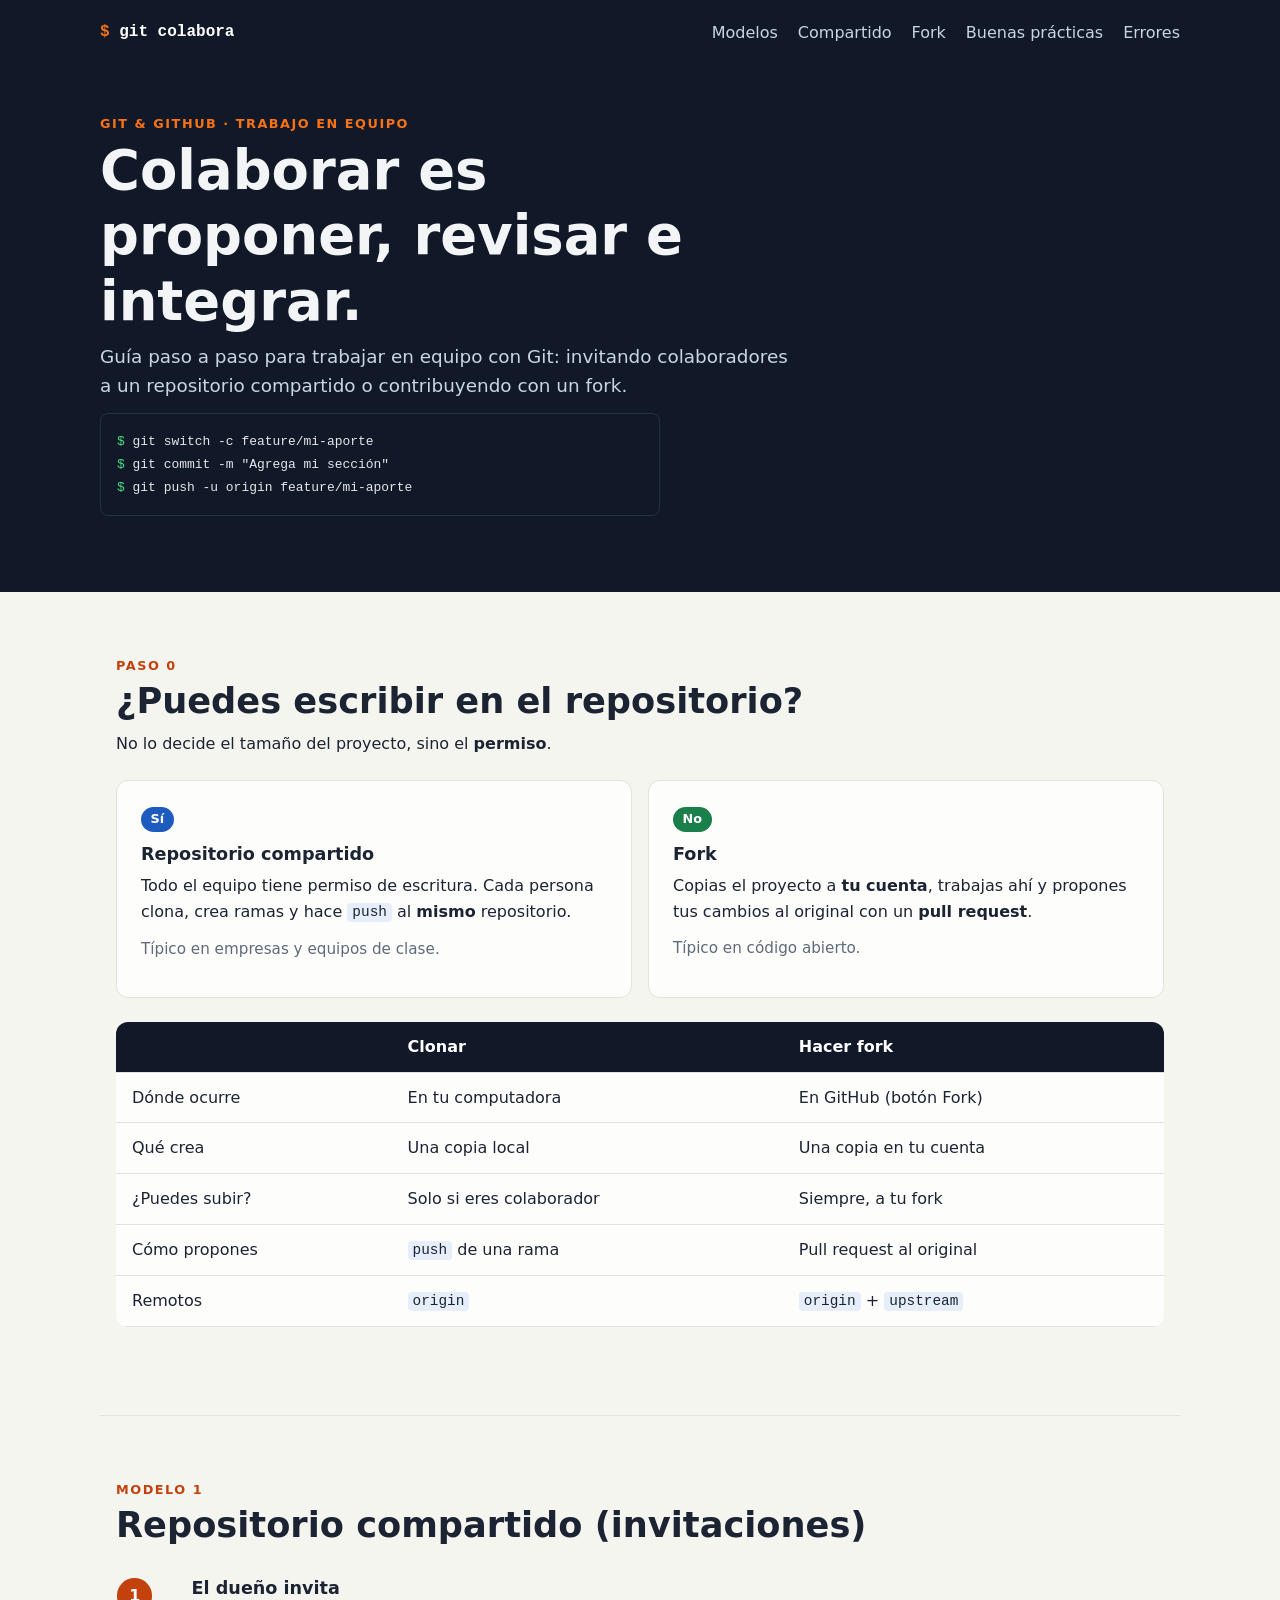
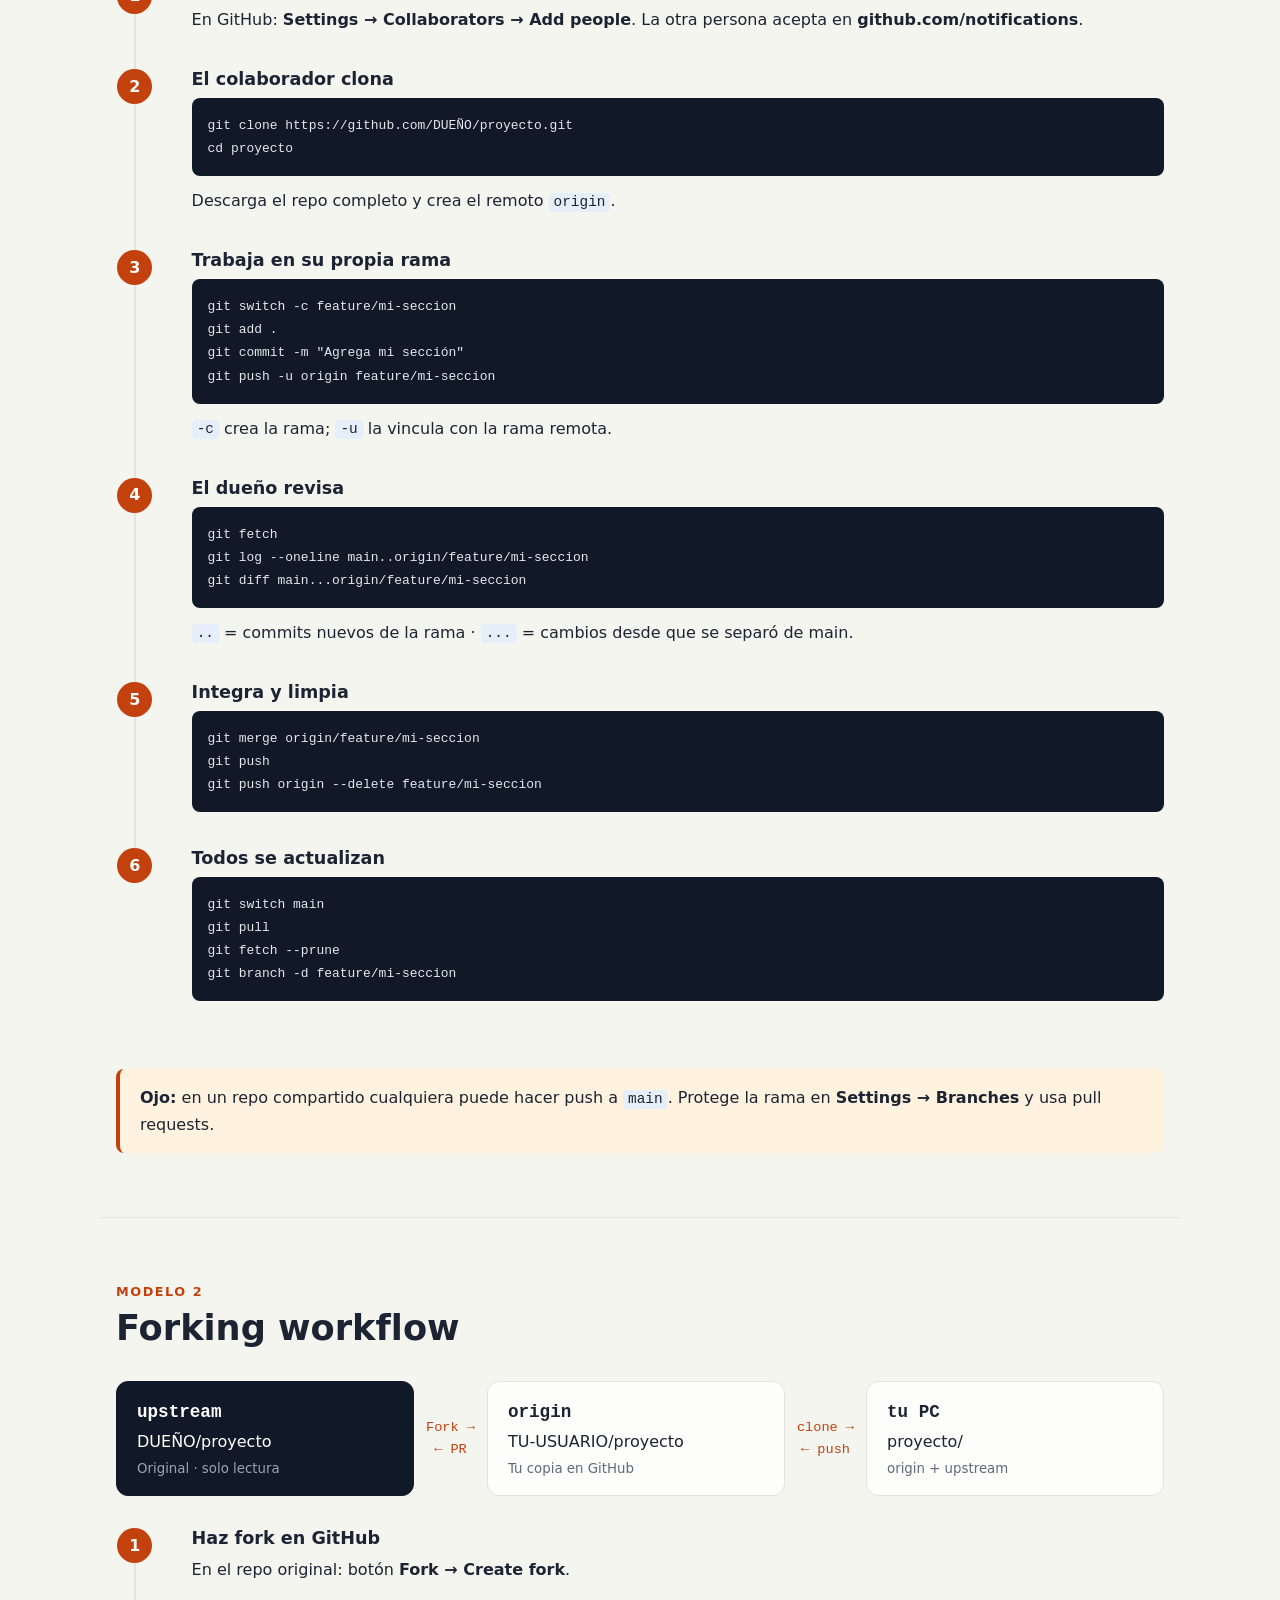
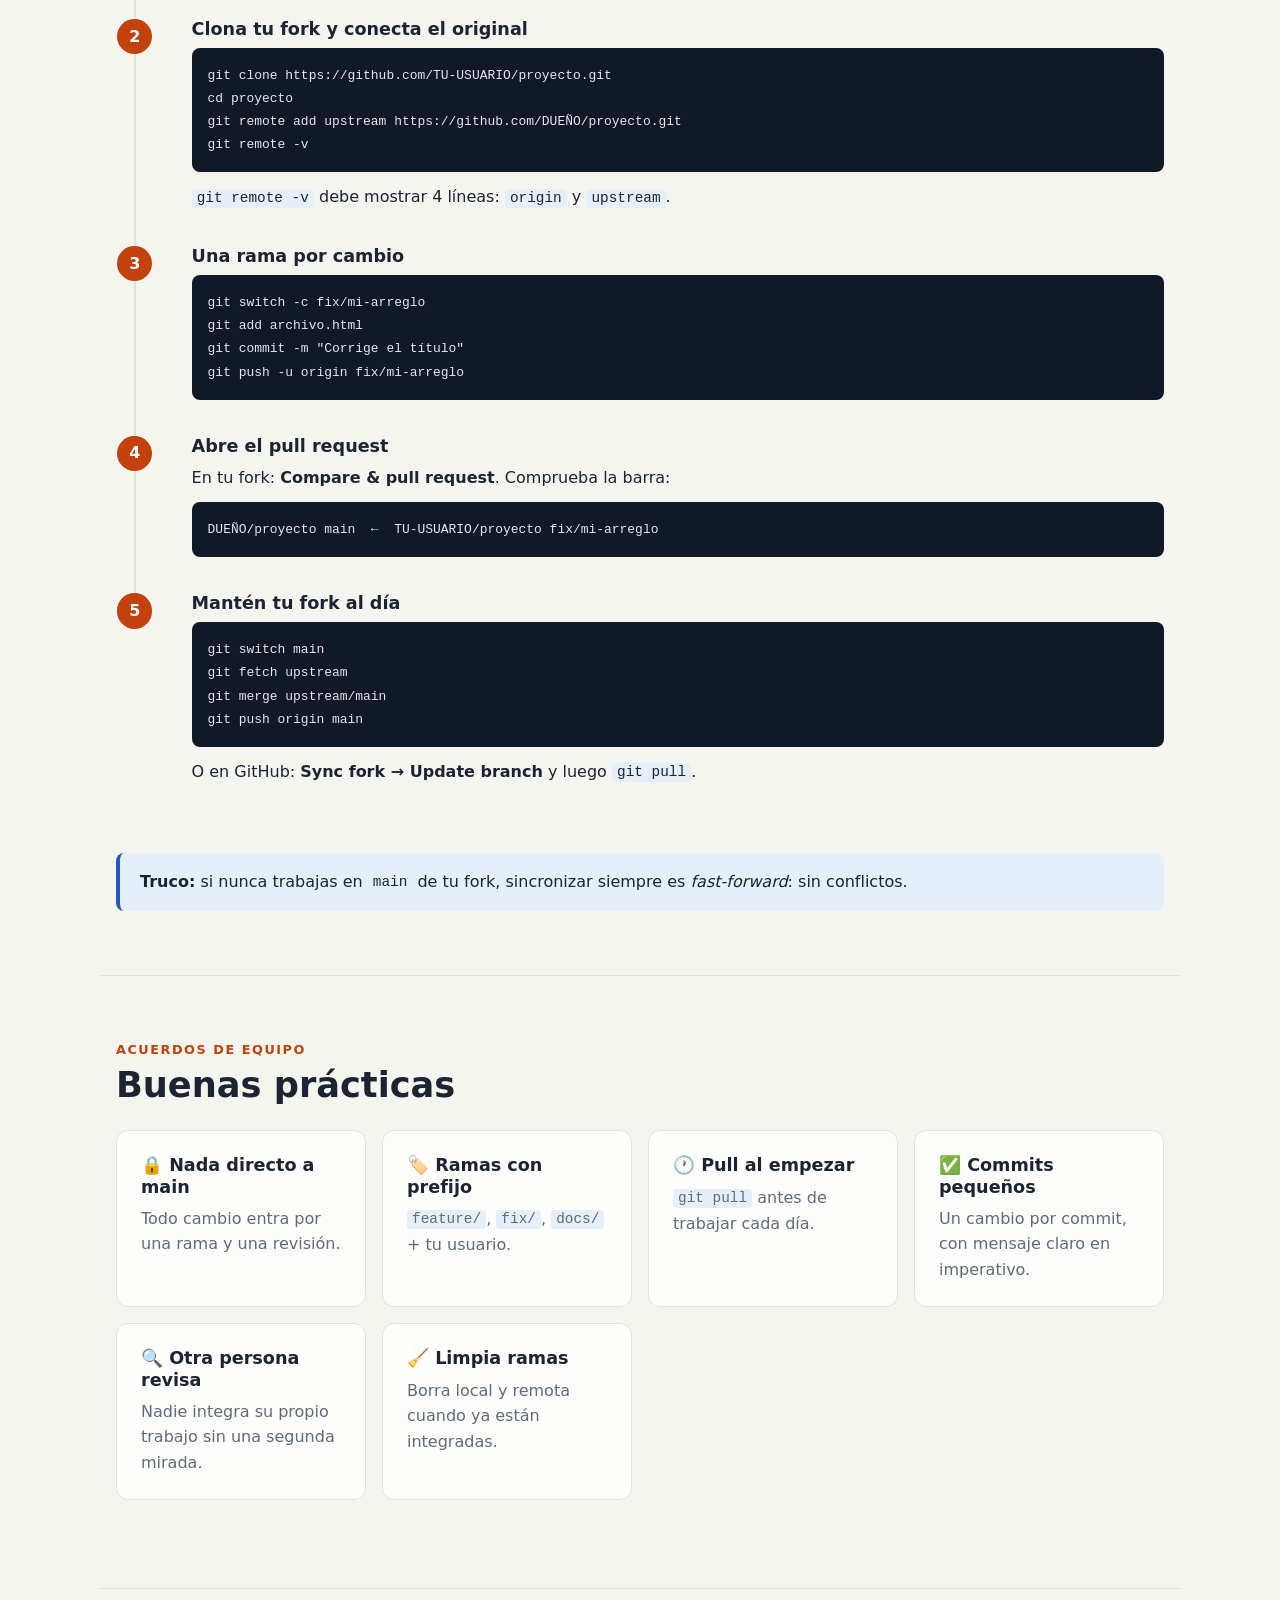
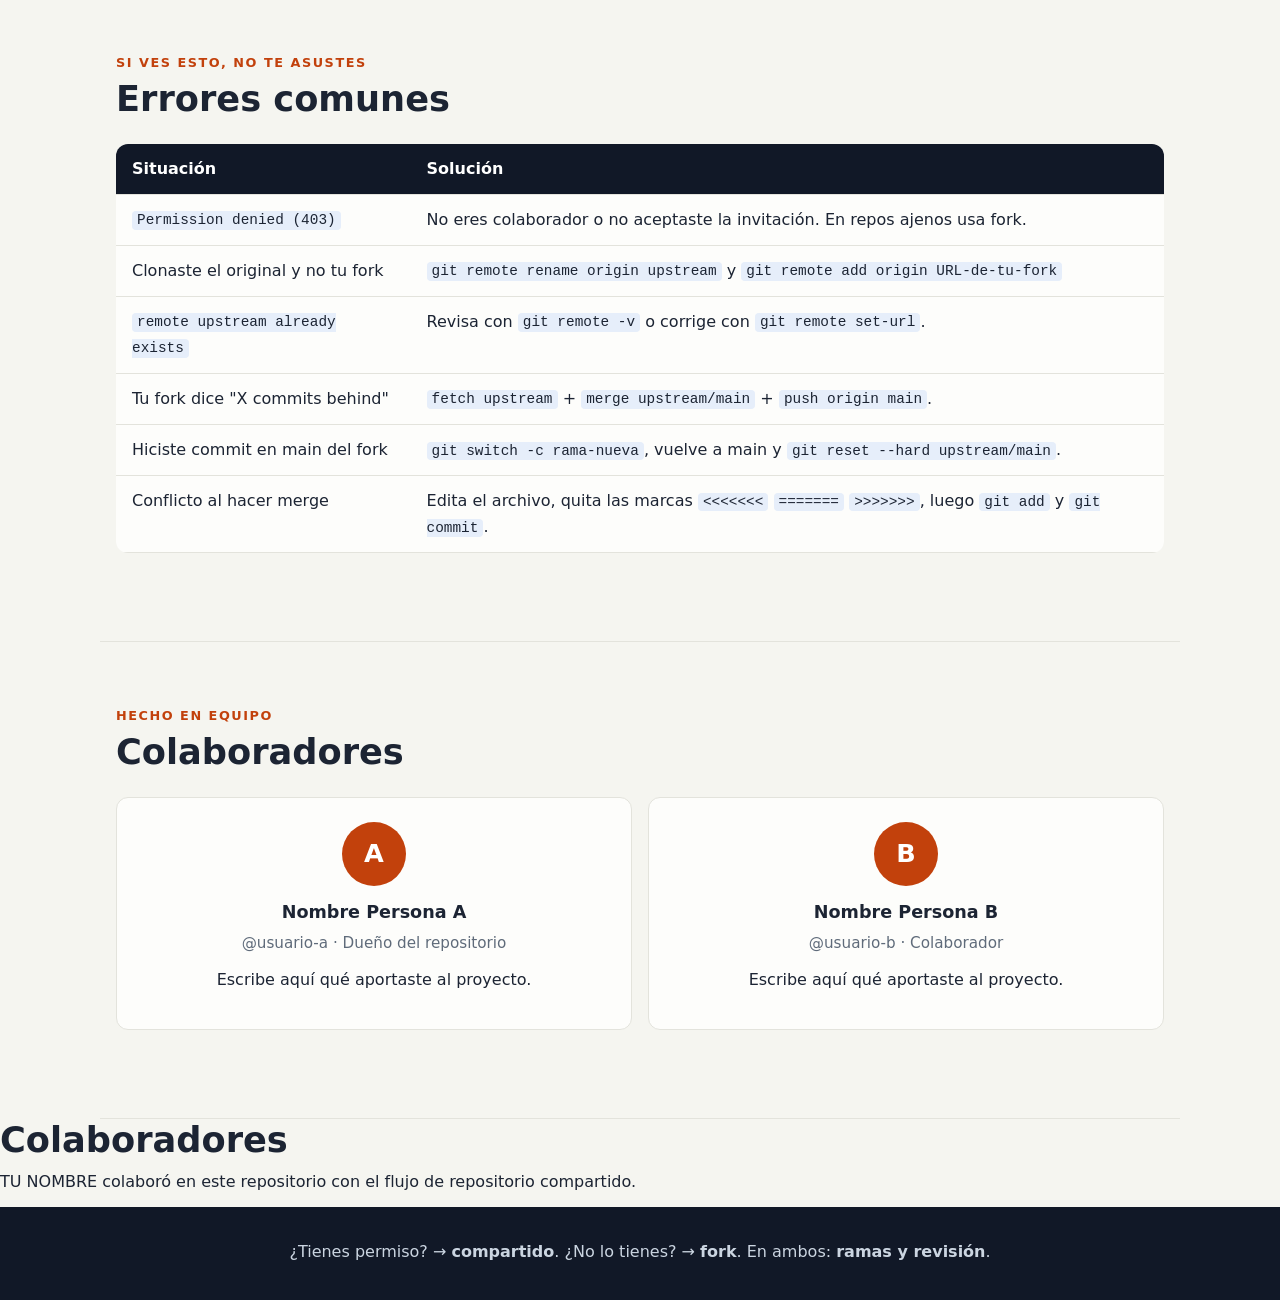
<file: colaboracion-git-web/index.html>
<!DOCTYPE html>
<html lang="es">
<head>
  <meta charset="UTF-8">
  <meta name="viewport" content="width=device-width, initial-scale=1.0">
  <title>Colaborar con Git</title>
  <meta name="description" content="Guía práctica para colaborar en equipo con Git y GitHub: repositorio compartido y fork.">
  <link rel="stylesheet" href="styles.css">
</head>
<body>

  <!-- ===================== ENCABEZADO ===================== -->
  <header class="hero">
    <nav class="nav">
      <a href="#" class="logo"><span>$</span> git colabora</a>
      <ul>
        <li><a href="#modelos">Modelos</a></li>
        <li><a href="#compartido">Compartido</a></li>
        <li><a href="#fork">Fork</a></li>
        <li><a href="#practicas">Buenas prácticas</a></li>
        <li><a href="#errores">Errores</a></li>
      </ul>
    </nav>

    <div class="hero-content">
      <p class="eyebrow">Git &amp; GitHub · Trabajo en equipo</p>
      <h1>Colaborar es proponer, revisar e integrar.</h1>
      <p class="lead">
        Guía paso a paso para trabajar en equipo con Git: invitando colaboradores
        a un repositorio compartido o contribuyendo con un fork.
      </p>
      <pre class="terminal"><code><span class="prompt">$</span> git switch -c feature/mi-aporte
<span class="prompt">$</span> git commit -m "Agrega mi sección"
<span class="prompt">$</span> git push -u origin feature/mi-aporte</code></pre>
    </div>
  </header>

  <main>

    <!-- ===================== MODELOS ===================== -->
    <section id="modelos" class="section">
      <p class="eyebrow">Paso 0</p>
      <h2>¿Puedes escribir en el repositorio?</h2>
      <p>No lo decide el tamaño del proyecto, sino el <strong>permiso</strong>.</p>

      <div class="grid-2">
        <article class="card">
          <span class="tag tag-blue">Sí</span>
          <h3>Repositorio compartido</h3>
          <p>Todo el equipo tiene permiso de escritura. Cada persona clona, crea ramas y hace <code>push</code> al <strong>mismo</strong> repositorio.</p>
          <p class="muted">Típico en empresas y equipos de clase.</p>
        </article>
        <article class="card">
          <span class="tag tag-green">No</span>
          <h3>Fork</h3>
          <p>Copias el proyecto a <strong>tu cuenta</strong>, trabajas ahí y propones tus cambios al original con un <strong>pull request</strong>.</p>
          <p class="muted">Típico en código abierto.</p>
        </article>
      </div>

      <div class="table-wrap">
        <table>
          <thead>
            <tr><th></th><th>Clonar</th><th>Hacer fork</th></tr>
          </thead>
          <tbody>
            <tr><td>Dónde ocurre</td><td>En tu computadora</td><td>En GitHub (botón Fork)</td></tr>
            <tr><td>Qué crea</td><td>Una copia local</td><td>Una copia en tu cuenta</td></tr>
            <tr><td>¿Puedes subir?</td><td>Solo si eres colaborador</td><td>Siempre, a tu fork</td></tr>
            <tr><td>Cómo propones</td><td><code>push</code> de una rama</td><td>Pull request al original</td></tr>
            <tr><td>Remotos</td><td><code>origin</code></td><td><code>origin</code> + <code>upstream</code></td></tr>
          </tbody>
        </table>
      </div>
    </section>

    <!-- ===================== REPOSITORIO COMPARTIDO ===================== -->
    <section id="compartido" class="section">
      <p class="eyebrow">Modelo 1</p>
      <h2>Repositorio compartido (invitaciones)</h2>

      <ol class="steps">
        <li>
          <h3>El dueño invita</h3>
          <p>En GitHub: <strong>Settings → Collaborators → Add people</strong>. La otra persona acepta en <strong>github.com/notifications</strong>.</p>
        </li>
        <li>
          <h3>El colaborador clona</h3>
<pre><code>git clone https://github.com/DUEÑO/proyecto.git
cd proyecto</code></pre>
          <p>Descarga el repo completo y crea el remoto <code>origin</code>.</p>
        </li>
        <li>
          <h3>Trabaja en su propia rama</h3>
<pre><code>git switch -c feature/mi-seccion
git add .
git commit -m "Agrega mi sección"
git push -u origin feature/mi-seccion</code></pre>
          <p><code>-c</code> crea la rama; <code>-u</code> la vincula con la rama remota.</p>
        </li>
        <li>
          <h3>El dueño revisa</h3>
<pre><code>git fetch
git log --oneline main..origin/feature/mi-seccion
git diff main...origin/feature/mi-seccion</code></pre>
          <p><code>..</code> = commits nuevos de la rama · <code>...</code> = cambios desde que se separó de main.</p>
        </li>
        <li>
          <h3>Integra y limpia</h3>
<pre><code>git merge origin/feature/mi-seccion
git push
git push origin --delete feature/mi-seccion</code></pre>
        </li>
        <li>
          <h3>Todos se actualizan</h3>
<pre><code>git switch main
git pull
git fetch --prune
git branch -d feature/mi-seccion</code></pre>
        </li>
      </ol>

      <div class="callout callout-warn">
        <strong>Ojo:</strong> en un repo compartido cualquiera puede hacer push a <code>main</code>.
        Protege la rama en <strong>Settings → Branches</strong> y usa pull requests.
      </div>
    </section>

    <!-- ===================== FORK ===================== -->
    <section id="fork" class="section">
      <p class="eyebrow">Modelo 2</p>
      <h2>Forking workflow</h2>

      <div class="flow">
        <div class="flow-box flow-dark">
          <strong>upstream</strong>
          <span>DUEÑO/proyecto</span>
          <small>Original · solo lectura</small>
        </div>
        <div class="flow-arrow">Fork →<br>← PR</div>
        <div class="flow-box">
          <strong>origin</strong>
          <span>TU-USUARIO/proyecto</span>
          <small>Tu copia en GitHub</small>
        </div>
        <div class="flow-arrow">clone →<br>← push</div>
        <div class="flow-box">
          <strong>tu PC</strong>
          <span>proyecto/</span>
          <small>origin + upstream</small>
        </div>
      </div>

      <ol class="steps">
        <li>
          <h3>Haz fork en GitHub</h3>
          <p>En el repo original: botón <strong>Fork → Create fork</strong>.</p>
        </li>
        <li>
          <h3>Clona tu fork y conecta el original</h3>
<pre><code>git clone https://github.com/TU-USUARIO/proyecto.git
cd proyecto
git remote add upstream https://github.com/DUEÑO/proyecto.git
git remote -v</code></pre>
          <p><code>git remote -v</code> debe mostrar 4 líneas: <code>origin</code> y <code>upstream</code>.</p>
        </li>
        <li>
          <h3>Una rama por cambio</h3>
<pre><code>git switch -c fix/mi-arreglo
git add archivo.html
git commit -m "Corrige el título"
git push -u origin fix/mi-arreglo</code></pre>
        </li>
        <li>
          <h3>Abre el pull request</h3>
          <p>En tu fork: <strong>Compare &amp; pull request</strong>. Comprueba la barra:</p>
          <pre><code>DUEÑO/proyecto main  ←  TU-USUARIO/proyecto fix/mi-arreglo</code></pre>
        </li>
        <li>
          <h3>Mantén tu fork al día</h3>
<pre><code>git switch main
git fetch upstream
git merge upstream/main
git push origin main</code></pre>
          <p>O en GitHub: <strong>Sync fork → Update branch</strong> y luego <code>git pull</code>.</p>
        </li>
      </ol>

      <div class="callout">
        <strong>Truco:</strong> si nunca trabajas en <code>main</code> de tu fork, sincronizar siempre es <em>fast-forward</em>: sin conflictos.
      </div>
    </section>

    <!-- ===================== BUENAS PRÁCTICAS ===================== -->
    <section id="practicas" class="section">
      <p class="eyebrow">Acuerdos de equipo</p>
      <h2>Buenas prácticas</h2>

      <div class="grid-3">
        <div class="card mini"><h3>🔒 Nada directo a main</h3><p>Todo cambio entra por una rama y una revisión.</p></div>
        <div class="card mini"><h3>🏷️ Ramas con prefijo</h3><p><code>feature/</code>, <code>fix/</code>, <code>docs/</code> + tu usuario.</p></div>
        <div class="card mini"><h3>🕐 Pull al empezar</h3><p><code>git pull</code> antes de trabajar cada día.</p></div>
        <div class="card mini"><h3>✅ Commits pequeños</h3><p>Un cambio por commit, con mensaje claro en imperativo.</p></div>
        <div class="card mini"><h3>🔍 Otra persona revisa</h3><p>Nadie integra su propio trabajo sin una segunda mirada.</p></div>
        <div class="card mini"><h3>🧹 Limpia ramas</h3><p>Borra local y remota cuando ya están integradas.</p></div>
      </div>
    </section>

    <!-- ===================== ERRORES ===================== -->
    <section id="errores" class="section">
      <p class="eyebrow">Si ves esto, no te asustes</p>
      <h2>Errores comunes</h2>

      <div class="table-wrap">
        <table>
          <thead><tr><th>Situación</th><th>Solución</th></tr></thead>
          <tbody>
            <tr><td><code>Permission denied (403)</code></td><td>No eres colaborador o no aceptaste la invitación. En repos ajenos usa fork.</td></tr>
            <tr><td>Clonaste el original y no tu fork</td><td><code>git remote rename origin upstream</code> y <code>git remote add origin URL-de-tu-fork</code></td></tr>
            <tr><td><code>remote upstream already exists</code></td><td>Revisa con <code>git remote -v</code> o corrige con <code>git remote set-url</code>.</td></tr>
            <tr><td>Tu fork dice "X commits behind"</td><td><code>fetch upstream</code> + <code>merge upstream/main</code> + <code>push origin main</code>.</td></tr>
            <tr><td>Hiciste commit en main del fork</td><td><code>git switch -c rama-nueva</code>, vuelve a main y <code>git reset --hard upstream/main</code>.</td></tr>
            <tr><td>Conflicto al hacer merge</td><td>Edita el archivo, quita las marcas <code>&lt;&lt;&lt;&lt;&lt;&lt;&lt;</code> <code>=======</code> <code>&gt;&gt;&gt;&gt;&gt;&gt;&gt;</code>, luego <code>git add</code> y <code>git commit</code>.</td></tr>
          </tbody>
        </table>
      </div>
    </section>

    <!-- ===================== EQUIPO =====================
         Cada persona edita SOLO su propia tarjeta.
         Así los dos pueden trabajar a la vez sin conflictos. -->
    <section id="equipo" class="section">
      <p class="eyebrow">Hecho en equipo</p>
      <h2>Colaboradores</h2>

      <div class="grid-2">
        <!-- PERSONA A: edita solo esta tarjeta -->
        <article class="card person">
          <div class="avatar">A</div>
          <h3>Nombre Persona A</h3>
          <p class="muted">@usuario-a · Dueño del repositorio</p>
          <p>Escribe aquí qué aportaste al proyecto.</p>
        </article>

        <!-- PERSONA B: edita solo esta tarjeta -->
        <article class="card person">
          <div class="avatar">B</div>
          <h3>Nombre Persona B</h3>
          <p class="muted">@usuario-b · Colaborador</p>
          <p>Escribe aquí qué aportaste al proyecto.</p>
        </article>
      </div>
    </section>

<section>
  <h2>Colaboradores</h2>
  <p>TU NOMBRE colaboró en este repositorio
  con el flujo de repositorio compartido.</p>
</section>

  </main>

  <footer class="footer">
    <p>¿Tienes permiso? → <strong>compartido</strong>. ¿No lo tienes? → <strong>fork</strong>. En ambos: <strong>ramas y revisión</strong>.</p>
  </footer>

</body>
</html>
</file>
<file: colaboracion-git-web/styles.css>
/* ===================== VARIABLES ===================== */
:root {
  --bg: #f5f5f0;
  --surface: #fdfdfb;
  --text: #1c2433;
  --muted: #5f6b7a;
  --border: #e3e3dc;
  --accent: #c2410c;
  --blue: #1d5bbf;
  --green: #1a7f4b;
  --dark: #111827;
  --code-bg: #111827;
  --code-text: #e5e7eb;
  --warn-bg: #fff3e0;
  --info-bg: #e6eefa;
  --radius: 12px;
  --max: 1080px;
}

@media (prefers-color-scheme: dark) {
  :root {
    --bg: #0f141c;
    --surface: #171e29;
    --text: #e8eaee;
    --muted: #9aa5b4;
    --border: #273142;
    --accent: #f97316;
    --blue: #6aa1ff;
    --green: #4ade80;
    --code-bg: #0a0e14;
    --warn-bg: #2b2014;
    --info-bg: #15223a;
  }
}

/* ===================== BASE ===================== */
* { box-sizing: border-box; }

html { scroll-behavior: smooth; }

body {
  margin: 0;
  font-family: system-ui, -apple-system, "Segoe UI", Roboto, sans-serif;
  line-height: 1.6;
  color: var(--text);
  background: var(--bg);
}

h1, h2, h3 { line-height: 1.2; margin: 0 0 .5rem; }
h2 { font-size: clamp(1.6rem, 4vw, 2.2rem); }
h3 { font-size: 1.1rem; }
p { margin: 0 0 .75rem; }
a { color: var(--blue); }

code, pre {
  font-family: ui-monospace, "SF Mono", Menlo, Consolas, monospace;
  font-size: .9em;
}

:not(pre) > code {
  background: var(--info-bg);
  padding: .1em .35em;
  border-radius: 4px;
}

pre {
  background: var(--code-bg);
  color: var(--code-text);
  padding: 1rem;
  border-radius: 8px;
  overflow-x: auto;
  margin: .5rem 0 .75rem;
}

.muted { color: var(--muted); font-size: .95rem; }

.eyebrow {
  text-transform: uppercase;
  letter-spacing: .12em;
  font-size: .8rem;
  font-weight: 600;
  color: var(--accent);
  margin-bottom: .25rem;
}

/* ===================== HERO ===================== */
.hero {
  background: var(--dark);
  color: #f3f4f6;
  padding: 0 16px 4rem;
}

.nav {
  max-width: var(--max);
  margin: 0 auto;
  display: flex;
  flex-wrap: wrap;
  gap: 1rem;
  justify-content: space-between;
  align-items: center;
  padding: 1.25rem 0;
}

.nav ul {
  list-style: none;
  display: flex;
  flex-wrap: wrap;
  gap: 1.25rem;
  margin: 0;
  padding: 0;
}

.nav a { color: #cbd5e1; text-decoration: none; }
.nav a:hover { color: #fff; }

.logo { font-family: ui-monospace, Menlo, monospace; font-weight: 700; color: #fff !important; }
.logo span { color: #f97316; }

.hero-content { max-width: var(--max); margin: 3rem auto 0; }
.hero h1 { font-size: clamp(2rem, 6vw, 3.4rem); max-width: 18ch; }
.hero .lead { color: #cbd5e1; font-size: 1.15rem; max-width: 60ch; }
.hero .eyebrow { color: #f97316; }

.terminal { max-width: 560px; border: 1px solid #273142; }
.prompt { color: #4ade80; }

/* ===================== SECCIONES ===================== */
.section {
  max-width: var(--max);
  margin: 0 auto;
  padding: 4rem 16px;
  border-bottom: 1px solid var(--border);
}

.grid-2, .grid-3 {
  display: grid;
  gap: 1rem;
  margin: 1.5rem 0;
}
.grid-2 { grid-template-columns: repeat(auto-fit, minmax(280px, 1fr)); }
.grid-3 { grid-template-columns: repeat(auto-fit, minmax(240px, 1fr)); }

.card {
  background: var(--surface);
  border: 1px solid var(--border);
  border-radius: var(--radius);
  padding: 1.5rem;
}
.card.mini p { margin: 0; color: var(--muted); }

.tag {
  display: inline-block;
  font-size: .8rem;
  font-weight: 700;
  padding: .15rem .6rem;
  border-radius: 999px;
  color: #fff;
  margin-bottom: .75rem;
}
.tag-blue { background: var(--blue); }
.tag-green { background: var(--green); }

/* ===================== TABLAS ===================== */
.table-wrap { overflow-x: auto; margin: 1.5rem 0; }

table {
  width: 100%;
  border-collapse: collapse;
  background: var(--surface);
  border-radius: var(--radius);
  overflow: hidden;
}

th, td {
  text-align: left;
  padding: .75rem 1rem;
  border-bottom: 1px solid var(--border);
  vertical-align: top;
}

th { background: var(--dark); color: #fff; font-weight: 600; }

/* ===================== PASOS ===================== */
.steps {
  list-style: none;
  counter-reset: paso;
  padding: 0;
  margin: 2rem 0;
}

.steps li {
  counter-increment: paso;
  position: relative;
  padding: 0 0 1.5rem 3.5rem;
  border-left: 2px solid var(--border);
  margin-left: 1.1rem;
}
.steps li:last-child { border-left-color: transparent; }

.steps li::before {
  content: counter(paso);
  position: absolute;
  left: -1.15rem;
  top: 0;
  width: 2.2rem;
  height: 2.2rem;
  border-radius: 50%;
  background: var(--accent);
  color: #fff;
  font-weight: 700;
  display: grid;
  place-items: center;
}

/* ===================== FLUJO FORK ===================== */
.flow {
  display: flex;
  flex-wrap: wrap;
  align-items: center;
  gap: .75rem;
  margin: 2rem 0;
}

.flow-box {
  flex: 1 1 200px;
  display: flex;
  flex-direction: column;
  gap: .2rem;
  background: var(--surface);
  border: 1px solid var(--border);
  border-radius: var(--radius);
  padding: 1rem 1.25rem;
}
.flow-box strong { font-family: ui-monospace, Menlo, monospace; font-size: 1.1rem; }
.flow-box small { color: var(--muted); }
.flow-dark { background: var(--dark); color: #fff; border-color: var(--dark); }
.flow-dark small { color: #9aa5b4; }

.flow-arrow {
  font-family: ui-monospace, Menlo, monospace;
  font-size: .85rem;
  color: var(--accent);
  text-align: center;
}

/* ===================== AVISOS ===================== */
.callout {
  background: var(--info-bg);
  border-left: 4px solid var(--blue);
  padding: 1rem 1.25rem;
  border-radius: 8px;
}
.callout-warn { background: var(--warn-bg); border-left-color: var(--accent); }

/* ===================== EQUIPO ===================== */
.person { text-align: center; }
.avatar {
  width: 64px;
  height: 64px;
  margin: 0 auto 1rem;
  border-radius: 50%;
  background: var(--accent);
  color: #fff;
  font-size: 1.6rem;
  font-weight: 700;
  display: grid;
  place-items: center;
}

/* ===================== FOOTER ===================== */
.footer {
  background: var(--dark);
  color: #cbd5e1;
  text-align: center;
  padding: 2rem 16px;
}

/* ===================== MÓVIL ===================== */
@media (max-width: 600px) {
  .flow-arrow { flex-basis: 100%; }
  .steps li { padding-left: 2.5rem; }
}
</file>
